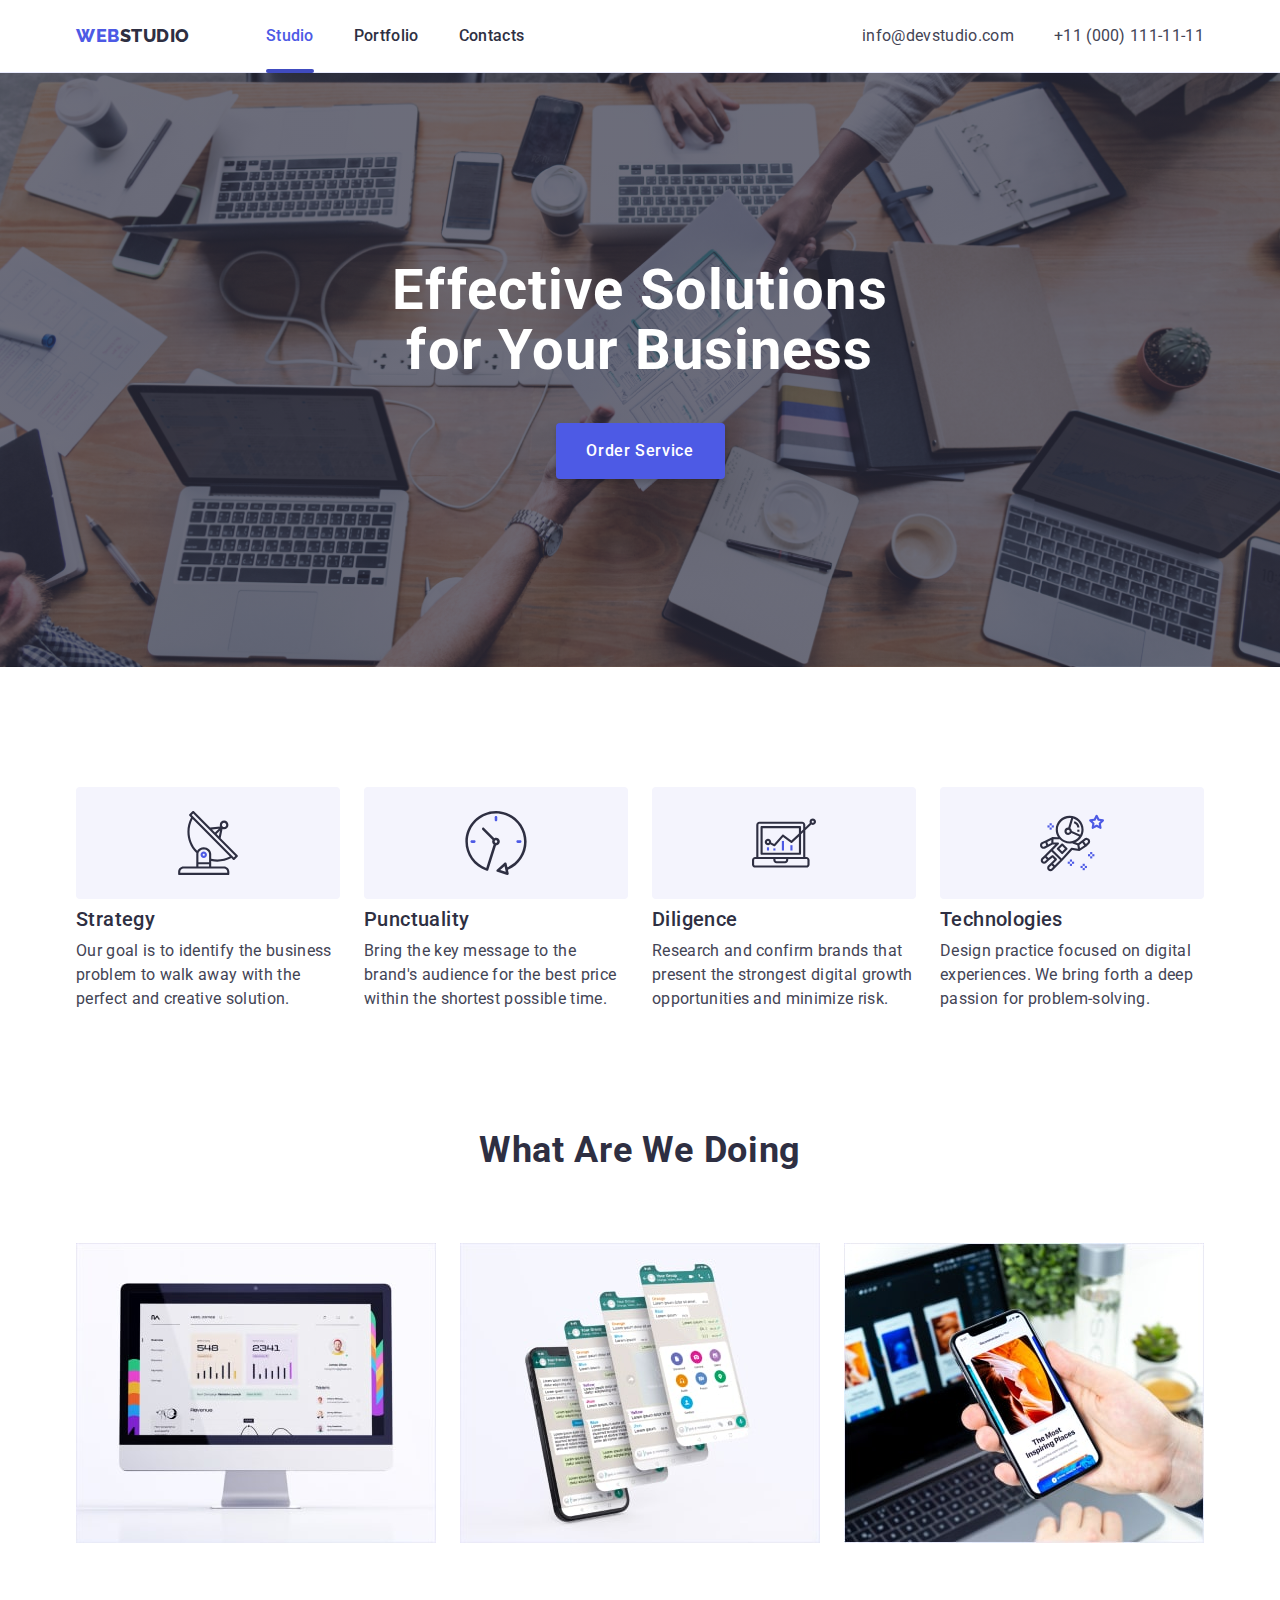
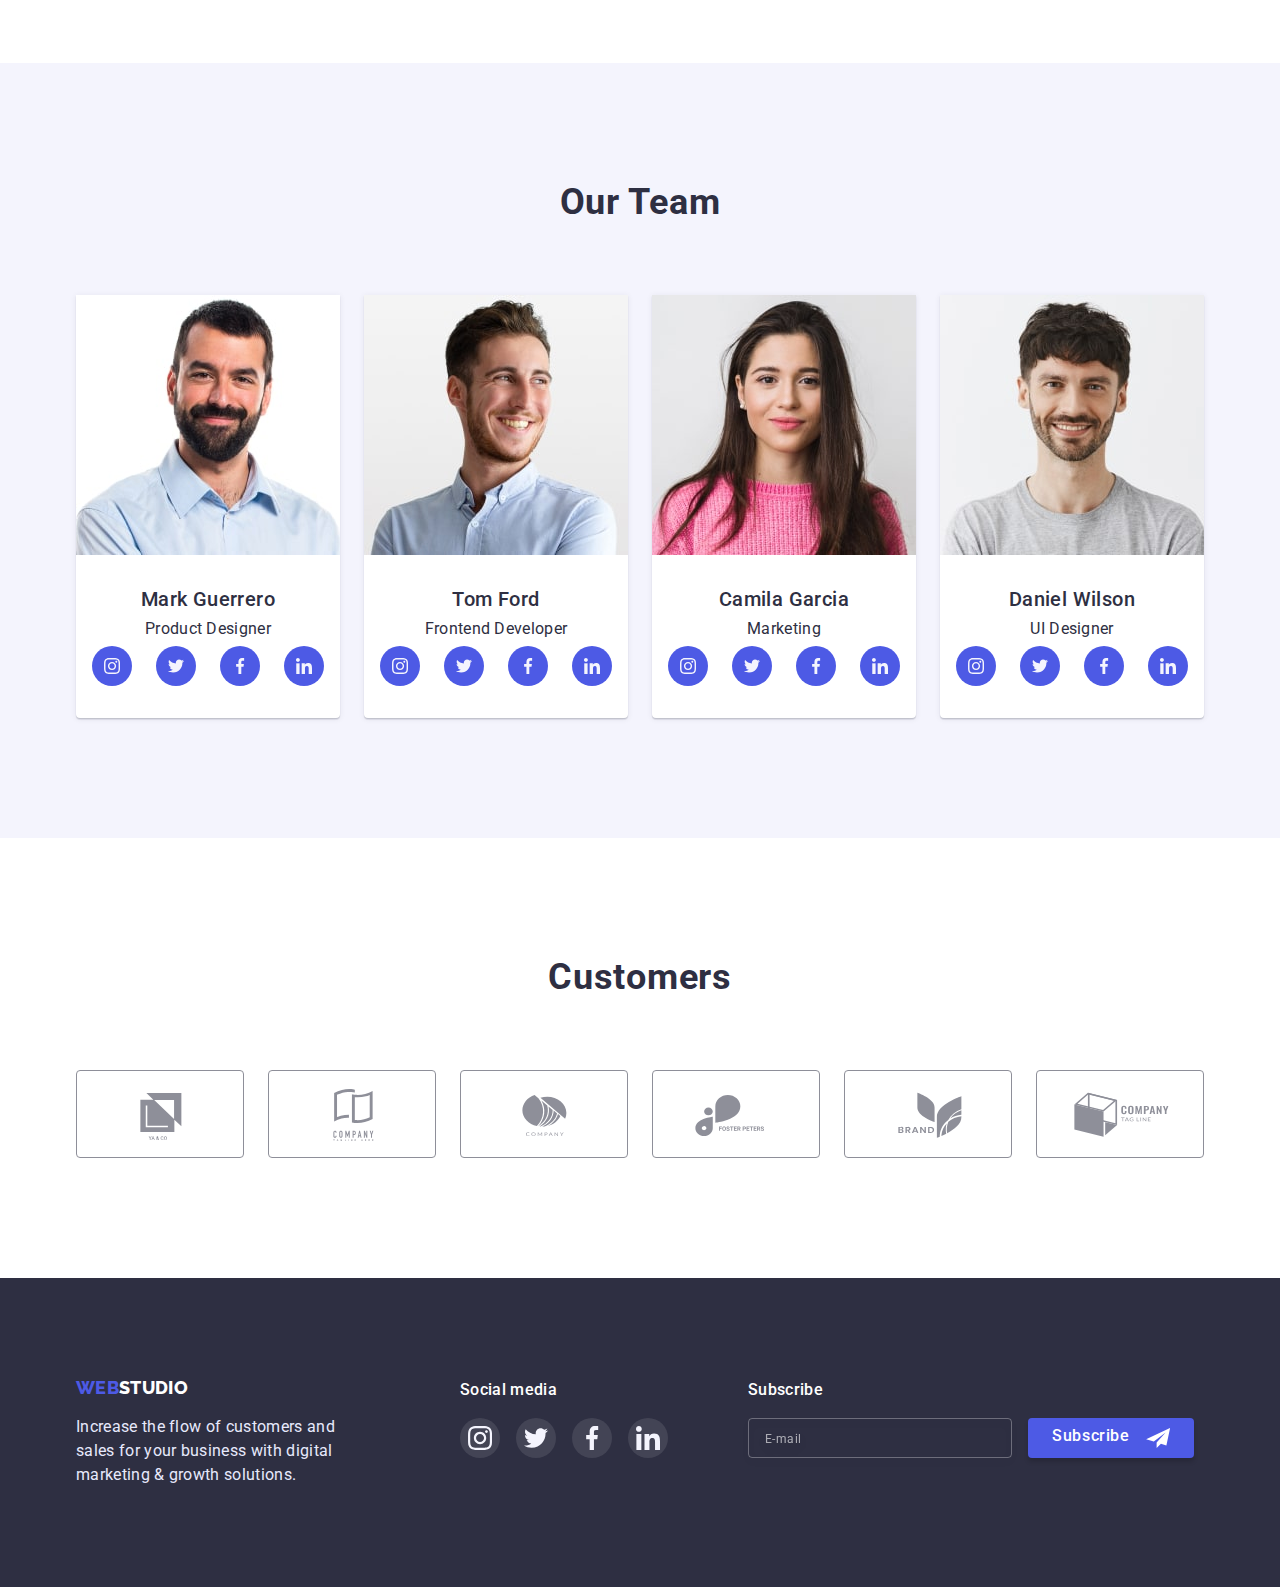
<file: index.html>
<!DOCTYPE html>
<html lang="en">

<head>
    <meta charset="UTF-8">
    <meta http-equiv="X-UA-Compatible" content="IE=edge">
    <meta name="viewport" content="width=device-width, initial-scale=1.0">
    <title>webstudio</title>
    <link rel="preconnect" href="https://fonts.googleapis.com">
    <link rel="preconnect" href="https://fonts.gstatic.com" crossorigin>
    <link href="https://fonts.googleapis.com/css2?family=Raleway:wght@800&family=Roboto:wght@400;500;700;900&display=swap"
        rel="stylesheet">
    <link rel="stylesheet" href="https://cdn.jsdelivr.net/npm/modern-normalize@1.1.0/modern-normalize.min.css">
    <link rel="stylesheet" href="./css/styles.css">
    <link rel="stylesheet" href="./css/modal-window.css">
    <link rel="stylesheet" href="./css/mobile-menu.css">
    <link rel="stylesheet" href="./css/menu.css">
    
</head>

<body>
    <!-- ........................HEADER.......................... -->
    <header class="page-header">
        <div class="page-header-conteiner container">
            <nav class="page-nav logo">
                <a class="logo-component link" href="./index.html"><span class="logo-web" >Web</span>Studio</a>
                <ul class="menu list ">
                    <li class="menu-item studio-link"><a class="menu-studio studio link" href="index.html">Studio</a></li>
                    <li class="menu-item"><a class="menu-link link" href="porfolio.html">Portfolio</a></li>
                    <li class="menu-item"><a class="menu-link link" href="#tel">Contacts</a></li>
                </ul>
            </nav>
            <address class="address">
                <ul class="address-block list">
                    <li class="address-item"><a class="address-link link" href="mailto:info@devstudio.com">info@devstudio.com</a></li>
                    <li class="address-item"><a class="address-link link" id="tel" href="tel:+110001111111">+11 (000) 111-11-11</a></li>
                </ul>
            </address>
            <button type="button" class="mobile-menu-open"  data-menu-open>
                <svg class="mobile-menu-open-icon" width="32" height="32">
                    <use href="./images/symbol-defs.svg#icon-burger"></use>
                </svg>
            </button>
        </div>
        <div class="mobile-menu is-open" data-menu>
            <div class="conteiner mobile-menu-conteiner">
                <button class="mobile-close-window" data-menu-close>
                    <svg class="mobile-close-icon" width="8" height="8" >
                        <use href="./images/symbol-defs.svg#icon-close-modal"></use>
                    </svg>
                </button>
                <ul class="mobile-menu-nav list">
                    <li class="mobile-menu-nav-items"><a href="index.html" class="main-page-mobile link">Studio</a></li>
                    <li class="mobile-menu-nav-items"><a href="portfolio.html" class="mobile-menu-nav-link link">Portfolio</a></li>
                    <li class="mobile-menu-nav-items"><a href="" class="mobile-menu-nav-link link">Contacts</a></li>
                </ul>
                <div class="">
                <ul class="mobile-menu-contacts list">
                    <li class="mobile-menu-contacts-items"><a class="mobile-menu-tel link" 
                        id="tel" href="tel:+110001111111" >+11 (000) 111-11-11</a></li>
                    <li class="mobile-menu-contacts-items"><a class="mobile-menu-email link" 
                        href="mailto:info@devstudio.com">info@devstudio.com</a></li>
                </ul>
                <ul class="mobile-menu-social-block list">
                    <li class="mobile-menu-sicial"><a href="" class="mobile-menu-social-links link">
                        <svg class="mobile-social-icons" width="24" height="24">
                            <use href="./images/symbol-defs.svg#icon-instagram"></use>
                        </svg>
                    </a>
                    </li>
                    <li class="mobile-menu-sicial"><a href="" class="mobile-menu-social-links link">
                        <svg class="mobile-social-icons" width="24" height="24">
                            <use href="./images/symbol-defs.svg#icon-twitter"></use>
                        </svg>
                    </a>
                    </li>
                    <li class="mobile-menu-sicial"><a href="" class="mobile-menu-social-links link">
                        <svg class="mobile-social-icons" width="24" height="24">
                            <use href="./images/symbol-defs.svg#icon-facebook"></use>
                        </svg>
                    </a>
                    </li>
                    <li class="mobile-menu-sicial"><a href="" class="mobile-menu-social-links link">
                        <svg class="mobile-social-icons" width="24" height="24">
                            <use href="./images/symbol-defs.svg#icon-linkedin"></use>
                        </svg>
                    </a>
                    </li>   
                </ul>
                </div>
            </div>
        </div>

    </header>
    <!-- ............................HERO............................ -->
    <main>
        
        <section class="hero_title">
            <div class="container">
                <h1 class="fon_text">Effective Solutions for Your Business</h1>
                <button class="fon_btn " type="button" data-modal-open>Order Service</button>
            </div>
        </section>

        <!-- ........................ABOUT........................... -->
        <section class="about section-paddings">
            <div class="container">
                <h2 hidden class="features_title">features</h2>
                <ul class="features_osn_list list">      
                    <li class="about-block">
                        <div class="about-cards">
                            <svg class="about-box">
                                <use href="./images/symbol-defs.svg#icon-antenna" width="64" height="64"></use>
                            </svg>
                        </div>
                        <div class="about-bloc">
                        <h3 class="features_osn_list_title">Strategy</h3>
                        <p class="features_osn_list_text">Our goal is to identify the business
                            problem to walk away with the perfect and creative solution.</p>
                        </div>
                    </li>
                    <li class="about-block">
                        <div class="about-cards">
                            <svg class="about-box">
                                <use href="./images/symbol-defs.svg#icon-clock" width="64" height="64"></use>
                            </svg>
                        </div>
                        <h3 class="features_osn_list_title">Punctuality</h3>
                        <p class="features_osn_list_text">Bring the key message to the brand's audience for the best price within the shortest possible
                            time.</p>
                    </li>
                    <li class="about-block">
                        <div class="about-cards">
                            <svg class="about-box">
                                <use href="./images/symbol-defs.svg#icon-diagram" width="64" height="64"></use>
                            </svg>
                        </div>
                        <h3 class="features_osn_list_title">Diligence</h3>
                        <p class="features_osn_list_text">Research and confirm brands that present the strongest digital growth opportunities and minimize
                            risk.</p>
                    </li>
                    <li class="about-block">
                        <div class="about-cards">
                            <svg class="about-box">
                                <use href="./images/symbol-defs.svg#icon-astronaut" width="64" height="64"></use>
                            </svg>
                        </div>
                        <h3 class="features_osn_list_title">Technologies</h3>
                        <p class="features_osn_list_text">Design practice focused on digital experiences. We bring forth a deep passion for
                            problem-solving.</p>
                    </li>
                </ul>
            </div>
        </section>
        <!-- ........................SERVICES....................... -->


        <section class="service">
            <div class="container">
                <h2 class="works_title">What are we doing</h2>
                <ul class="works_list list">
                    <li><img 
                        class="service-img" 
                        srcset="./images/services-img/Rectangle71@2x-2-min.jpg 2x"
                        src="./images/services-img/Rectangle71-min.jpg"
                        alt="desktop" 
                        width="360" 
                        height="300"></li>
                    <li><img class="service-img" 
                        srcset="./images/services-img/Rectangle71@2x-1-min.jpg 2x"
                        src="./images/services-img/img2-min.jpg" 
                        alt="celphone" 
                        width="360" 
                        height="300"></li>
                    <li><img class="service-img" 
                        srcset="./images/services-img/Rectangle71@2x-min.jpg 2x"
                        src="./images/services-img/Rectangle71-min3.jpg" 
                        alt="celphone2" 
                        width="360" 
                        height="300"></li>
                </ul>
            </div>
        </section>

        <section class="team section-paddings">        
            <div class="container">
            <h2 class="works_title">Our Team</h2>
            <ul class="teams_list list">
                <li class="team-card">
                    
    <img class="team-img" srcset="./images/team-img/img@2x-3-min.jpg 2x" 
        src="./images/team-img/img-min.jpg"   
        alt="mark-guerrero-product-designer"  
        width="264" height="260">
                   
        <div class="text-teamm">
                    
            <h3 class="text-teamm-title">Mark Guerrero</h3>
            <p class="text-teamm-text">Product Designer</p>

            <ul class="text_soc_list list">
                        <li class="social-box">
                            <a href="" class="team-svg-box">
                                <svg width="16" height="16">
                                    <use href="./images/symbol-defs.svg#icon-instagram"></use>
                                </svg>
                            </a>
                        </li>
                        <li class="social-box">
                            <a href="" class="team-svg-box">
                                <svg width="16" height="16">
                                    <use href="./images/symbol-defs.svg#icon-twitter"></use>
                                </svg>
                            </a>
                        </li>
                        <li class="social-box">
                            <a href="" class="team-svg-box">
                                <svg width="16" height="16">
                                    <use href="./images/symbol-defs.svg#icon-facebook"></use>
                                </svg>
                            </a>
                        </li>
                        <li class="social-box">
                            <a href="" class="team-svg-box">
                                <svg width="16" height="16">
                                    <use href="./images/symbol-defs.svg#icon-linkedin"></use>
                                </svg>
                            </a>
                        </li>
                    </ul>
                    </div>
                </li>

                <li class="team-card">
                
                    <img class="team-img" srcset="./images/team-img/img@2x-2-min.jpg 2x" src="./images/team-img/img-min1.jpg"
                        alt="tom-ford-frontend-developer" width="264" height="260">
                
                    <div class="text-teamm">
                
                        <h3 class="text-teamm-title">Tom Ford</h3>
                        <p class="text-teamm-text">Frontend Developer</p>
                
                        <ul class="text_soc_list list">
                            <li class="social-box">
                                <a href="" class="team-svg-box">
                                    <svg width="16" height="16">
                                        <use href="./images/symbol-defs.svg#icon-instagram"></use>
                                    </svg>
                                </a>
                            </li>
                            <li class="social-box">
                                <a href="" class="team-svg-box">
                                    <svg width="16" height="16">
                                        <use href="./images/symbol-defs.svg#icon-twitter"></use>
                                    </svg>
                                </a>
                            </li>
                            <li class="social-box">
                                <a href="" class="team-svg-box">
                                    <svg width="16" height="16">
                                        <use href="./images/symbol-defs.svg#icon-facebook"></use>
                                    </svg>
                                </a>
                            </li>
                            <li class="social-box">
                                <a href="" class="team-svg-box">
                                    <svg width="16" height="16">
                                        <use href="./images/symbol-defs.svg#icon-linkedin"></use>
                                    </svg>
                                </a>
                            </li>
                        </ul>
                    </div>
                </li>
                <li class="team-card">
  
                    
                <img class="team-img" srcset="./images/team-img/img@2x-1-min.jpg 2x" src="./images/team-img/img-min2.jpg"
                    alt="camila-garcia-marketing" width="264" height="260">
                
                    <div class="text-teamm">
                
                        <h3 class="text-teamm-title">Camila Garcia</h3>
                        <p class="text-teamm-text">Marketing</p>
                
                        <ul class="text_soc_list list">
                            <li class="social-box">
                                <a href="" class="team-svg-box">
                                    <svg width="16" height="16">
                                        <use href="./images/symbol-defs.svg#icon-instagram"></use>
                                    </svg>
                                </a>
                            </li>
                            <li class="social-box">
                                <a href="" class="team-svg-box">
                                    <svg width="16" height="16">
                                        <use href="./images/symbol-defs.svg#icon-twitter"></use>
                                    </svg>
                                </a>
                            </li>
                            <li class="social-box">
                                <a href="" class="team-svg-box">
                                    <svg width="16" height="16">
                                        <use href="./images/symbol-defs.svg#icon-facebook"></use>
                                    </svg>
                                </a>
                            </li>
                            <li class="social-box">
                                <a href="" class="team-svg-box">
                                    <svg width="16" height="16">
                                        <use href="./images/symbol-defs.svg#icon-linkedin"></use>
                                    </svg>
                                </a>
                            </li>
                        </ul>
                    </div>
                </li>

                <li class="team-card">
                    <img class="team-img" srcset="images/team-img/img@2x-min.jpg 2x" src="./images/team-img/img-min3.jpg"
                        alt="daniel-wilson-uidesigner" width="264" height="260">
                    <div class="text-teamm">
                        <h3 class="text-teamm-title">Daniel Wilson</h3>
                        <p class="text-teamm-text">UI Designer</p>
                        <ul class="text_soc_list list">
                            <li class="social-box">
                                <a href="" class="team-svg-box">
                                    <svg width="16" height="16">
                                        <use href="./images/symbol-defs.svg#icon-instagram"></use>
                                    </svg>
                                </a>
                            </li>
                            <li class="social-box">
                                <a href="" class="team-svg-box">
                                    <svg width="16" height="16">
                                        <use href="./images/symbol-defs.svg#icon-twitter"></use>
                                    </svg>
                                </a>
                            </li>
                            <li class="social-box">
                                <a href="" class="team-svg-box">
                                    <svg width="16" height="16">
                                        <use href="./images/symbol-defs.svg#icon-facebook"></use>
                                    </svg>
                                </a>
                            </li>
                            <li class="social-box">
                                <a href="" class="team-svg-box">
                                    <svg width="16" height="16">
                                        <use href="./images/symbol-defs.svg#icon-linkedin"></use>
                                    </svg>
                                </a>
                            </li>
                        </ul>
                    </div>
                </li>
               
    
            </ul>
            </div>
        </section>
    <!-- .............................CUSTOMERS.......................... -->


        <section class="section-paddings">
            <div class="container customers-section">
                <h2 class="works_title">Customers</h2>
                <ul class="section-comp-list list">
                    <li class="customers-box">
                        <a href="" class="customers-block">
                            <svg width="104" height="56">
                                <use href="./images/symbol-defs.svg#icon-Logo"></use>
                            </svg>
                        </a>
                    </li>
                    <li class="customers-box">
                        <a href="" class="customers-block">
                            <svg width="104" height="56">
                                <use href="./images/symbol-defs.svg#icon-Logo-1"></use>
                            </svg>
                        </a>
                        </li>                
                    <li class="customers-box">
                        <a href="" class="customers-block">
                            <svg width="104" height="56">
                                <use href="./images/symbol-defs.svg#icon-Logo-2"></use>
                            </svg>
                        </a>
                    </li>
                    <li class="customers-box">
                        <a href="" class="customers-block">
                            <svg width="104" height="56">
                                <use href="./images/symbol-defs.svg#icon-Logo-3"></use>
                            </svg>
                        </a>
                    </li>
                    <li class="customers-box">
                        <a href="" class="customers-block">
                            <svg width="104" height="56">
                                <use href="./images/symbol-defs.svg#icon-Logo-4"></use>
                            </svg>
                        </a>
                    </li>
                    <li class="customers-box">
                        <a href="" class="customers-block">
                            <svg width="104" height="56">
                                <use href="./images/symbol-defs.svg#icon-Logo-5"></use>
                            </svg>
                        </a>
                    </li>
                </ul>
            </div>
        </section>

    </main>
    <!-- .............................FOOTER.......................... -->

                

    <footer class="footer_osn">
        <div class="conteiner-content container footer-conteiner">
            <div class="tablet-footer-box">
            <div class="footer_logo">
                <a class="logo-component-footer link" href="./index.html">
                    <span class="logo-web">Web</span>Studio
                </a>
                <p class="foote_text_osn">Increase the flow of customers and sales for your business with digital marketing & growth solutions.</p>
            </div>
            <div class="footer-logo-group"> 
                <p class="footer_social_title">Social media</p>
                <ul class="footer_social_list list">
                    <li class="footer-logo">
                        <a href="https://www.instagram.com/" class="footer-social-box">
                            <svg width="24" height="24">
                                <use href="./images/symbol-defs.svg#icon-instagram"></use>
                            </svg>
                        </a>
                    </li>
                    <li class="footer-logo">
                        <a href="https://twitter.com/" class="footer-social-box">
                            <svg width="24" height="24">
                                <use href="./images/symbol-defs.svg#icon-twitter"></use>
                            </svg>
                        </a>
                    </li>
                    <li class="footer-logo">
                        <a href="https://www.facebook.com/" class="footer-social-box">
                            <svg width="24" height="24">
                                <use href="./images/symbol-defs.svg#icon-facebook"></use>
                            </svg>
                        </a>
                    </li>
                    <li class="footer-logo">
                        <a href="https://www.linkedin.com/" class="footer-social-box">
                            <svg width="24" height="24">
                                <use href="./images/symbol-defs.svg#icon-linkedin"></use>
                            </svg>
                        </a>
                    </li>
                </ul>
            </div>
            </div>
            <div class="footer-form-block">
                <p class="footer-form-text">Subscribe</p>
                <form action="footer-form" class="footer-form">
                    <label>
                        <input type="text" name="user-email" 
                        placeholder="E-mail" 
                        class="footer-form-input" 
                        required>
                    </label>
                    <button type="submit" class="footer-form-btn btn-component">Subscribe
                        <svg class="footer-form-btn-icon">
                            <use href="./images/symbol-defs.svg#icon-send"></use>
                        </svg>
                    </button>
                </form>
            </div>
        </div>
    </footer>
    <!-- .............................MODAL-WINDOW.......................... -->

    <div class="backdrop is-hidden" data-modal>
        <div class="modal">
            <button type="button" class="modal-close-btn" data-modal-close>
                <svg class="modal-close-btn-icon" width="8px" height="8px">
                    <use href="./images/symbol-defs.svg#icon-close-modal"></use>
                </svg>
            </button>
            <p class="modal-title">
                Leave your contacts and we will call you back
            </p>
            <form class="modal-form">
                <div class="modal-field">
                    <label for="user-name" class="modal-label-text">Name</label>
    
                    <div class="input-wrap">
                        <input type="text" class="modal-input" name="user-name" id="user-name" />
                        <svg class="modal-input-icon" width="18px" height="24px">
                            <use href="./images/symbol-defs.svg#icon-name"></use>
                        </svg>
                    </div>
                </div>
                <div class="modal-field">
                    <label for="user-phone" class="modal-label-text">Phone</label>
    
                    <div class="input-wrap">
                        <input type="text" class="modal-input" name="user-phone" id="user-phone" />
                        <svg class="modal-input-icon" width="18px" height="24px">
                            <use href="./images/symbol-defs.svg#icon-phone"></use>
                        </svg>
                    </div>
                </div>
    
                <div class="modal-field">
                    <label for="user-email" class="modal-label-text">Email</label>
                    <div class="input-wrap">
                        <input type="text" class="modal-input" name="user-email" id="user-email" />
                        <svg class="modal-input-icon" width="18px" height="24px">
                            <use href="./images/symbol-defs.svg#icon-email"></use>
                        </svg>
                    </div>
                </div>
                <div class="input-wrap">
                    <label class="modal-label-text" for="user-comment">Comment</label>
                    <textarea name="user-comment" id="user-comment" class="modal-texarea"
                        placeholder="Text input"></textarea>
                </div>
    
                <input type="checkbox" name="user-privacy" value="true" id="privacy" 
                class="modal-check visually-hidden" />
                <label for="privacy" class="check-text">I accept the terms and conditions of the
                    <a href="#" class="a-text">Privacy Policy</a>
                </label>
                <button class="modal-btn-send" type="submit">Send</button>
            </form>
        </div>
    </div>

        <script src="./js/modal.js"></script>
        <script src="./js/mobile-menu.js"></script>
</body>

</html>
</file>
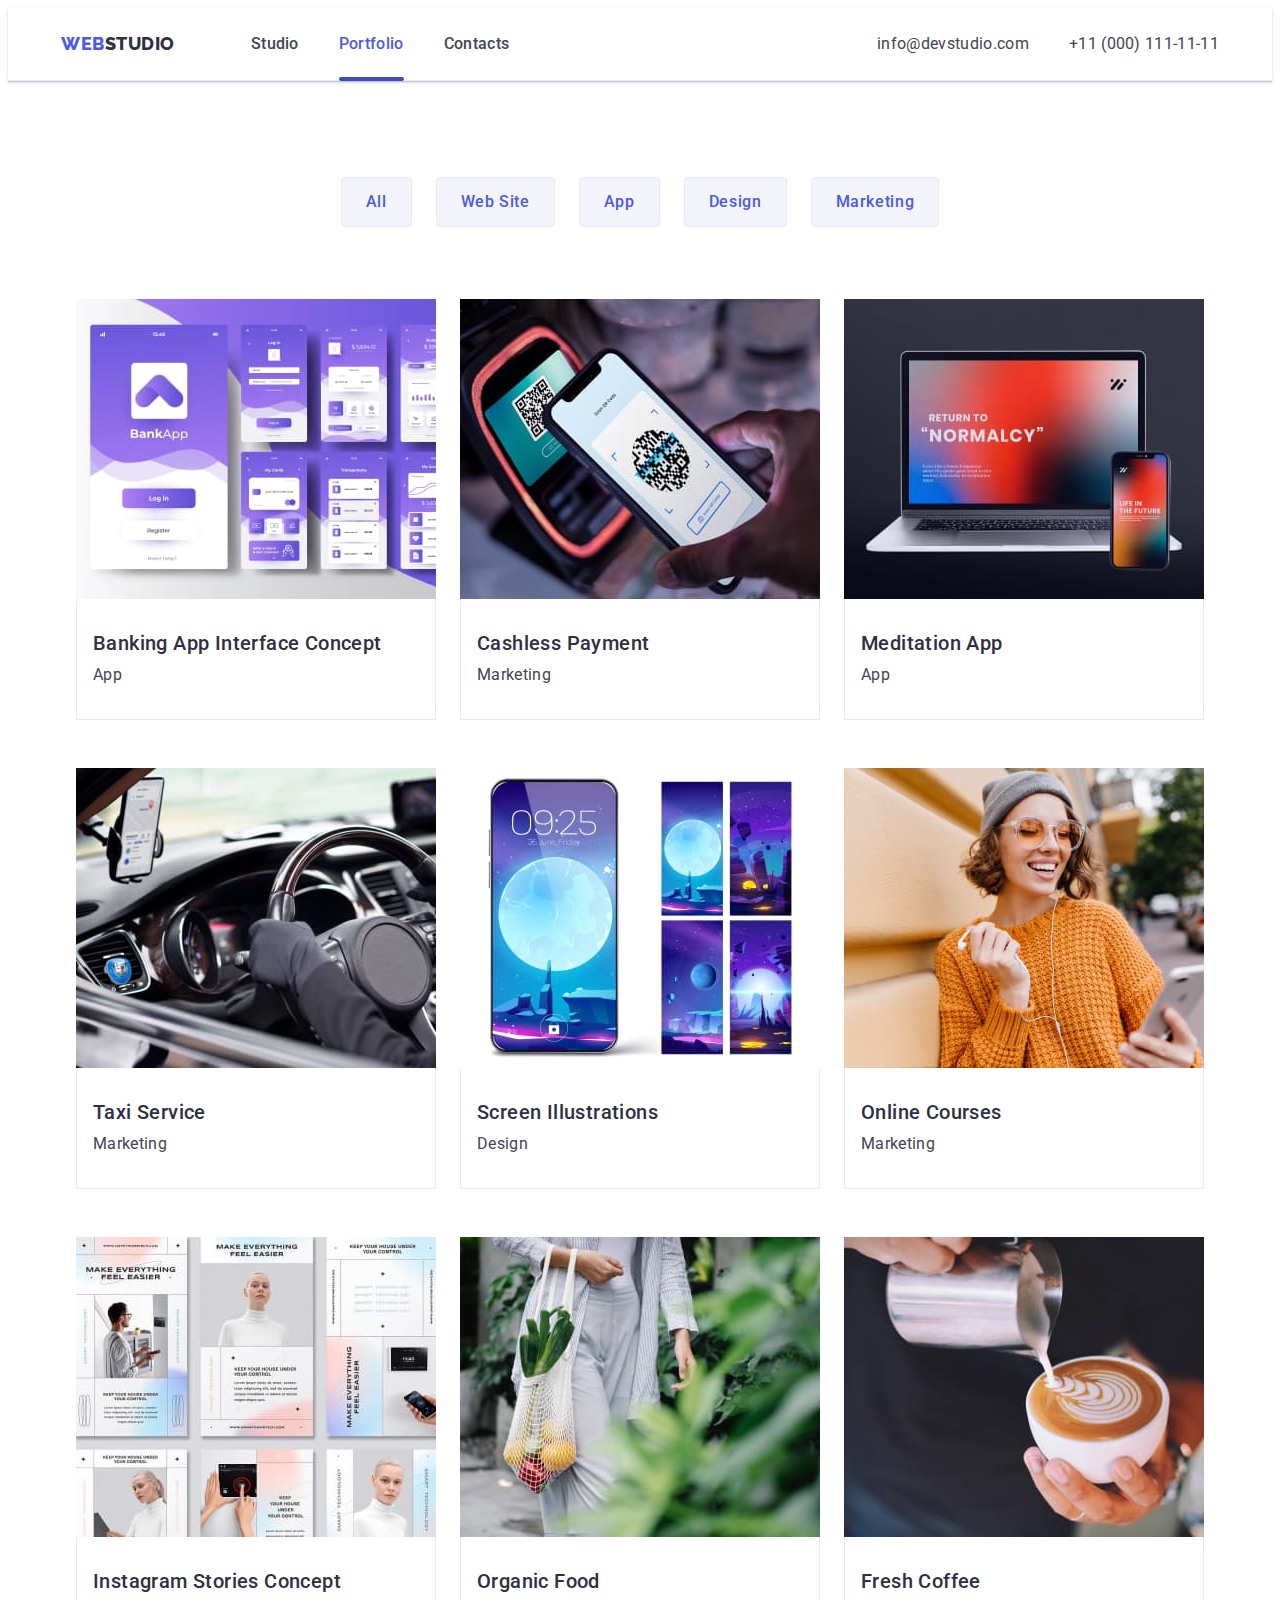
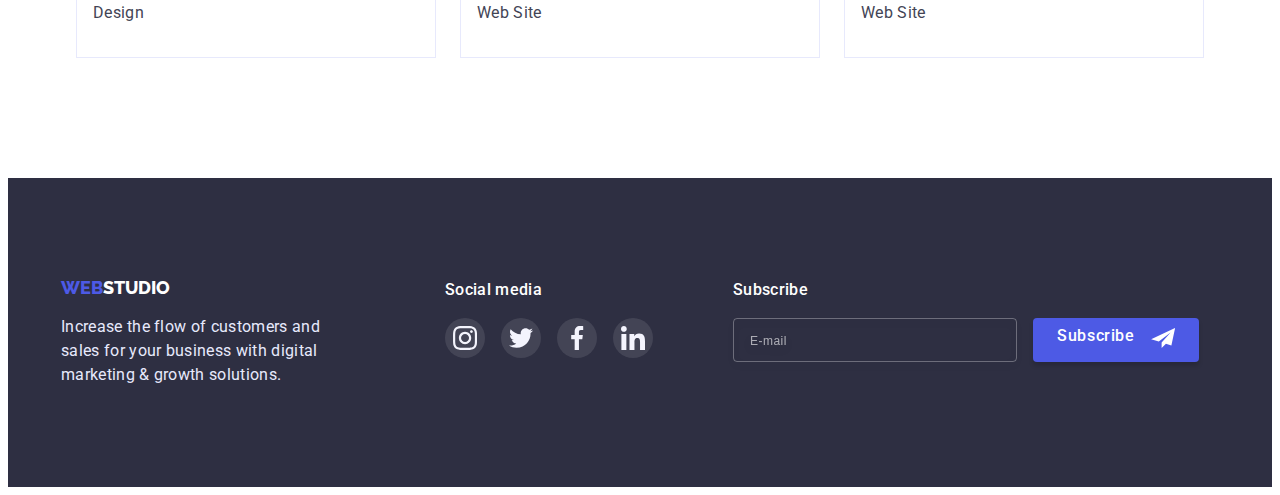
<file: porfolio.html>
<!DOCTYPE html>
<html lang="en">

<head>
    <meta charset="UTF-8">
    <meta http-equiv="X-UA-Compatible" content="IE=edge">
    <meta name="viewport" content="width=device-width, initial-scale=1.0">
    <title>Document</title>
    <link rel="preconnect" href="https://fonts.googleapis.com">
    <link rel="preconnect" href="https://fonts.gstatic.com" crossorigin>
    <link href="https://fonts.googleapis.com/css2?family=Raleway:wght@800&family=Roboto:wght@400;500;700&display=swap"
        rel="stylesheet">
    <link rel="stylesheet" href="https://cdnjs.cloudflare.com/ajax/libs/modern-normalize/1.1.0/modern-normalize.min.css"
        integrity="sha512-wpPYUAdjBVSE4KJnH1VR1HeZfpl1ub8YT/NKx4PuQ5NmX2tKuGu6U/JRp5y+Y8XG2tV+wKQpNHVUX03MfMFn9Q=="
        crossorigin="anonymous" referrerpolicy="no-referrer" />
    <link rel="stylesheet" type="text/css" href="./css/portfolio.css" />
    <link rel="stylesheet" href="./css/styles.css">
</head>

<body>
    <header class="header_line">
        <div class="container cont">
            <nav class="header-navigation">
                <a href="./index.html" class="list_item header_logo"><span class="header_span">Web</span>Studio</a>
                <ul class="list_osn">
                    <li class="list_item"><a class="header_link" href="index.html">Studio</a></li>
                    <li class="list_item"><a class="header_link link-current" href="porfolio.html">Portfolio</a></li>
                    <li class="list_item"><a class="header_link" href="">Contacts</a></li>
                </ul>
            </nav>
            <address>
                <ul class="list_osn">
                    <li class="list_item"><a class="header-mail" href="mailto:info@devstudio.com">info@devstudio.com</a>
                    </li>
                    <li class="list_item"><a class="header-tel" href="tel:+110001111111">+11 (000) 111-11-11</a></li>
                </ul>
            </address>
        </div>
    </header>
    <main>
        <section class="section section-pre">
            <div class="container">
                <ul class="list_button">
                    <li> <button type="button" cursor="pointer" class="list_button_element">All</button> </li>
                    <li> <button type="button" cursor="pointer" class="list_button_element">Web Site</button> </li>
                    <li> <button type="button" cursor="pointer" class="list_button_element">App</button> </li>
                    <li> <button type="button" cursor="pointer" class="list_button_element">Design</button> </li>
                    <li> <button type="button" cursor="pointer" class="list_button_element">Marketing</button> </li>
                </ul>
                <ul class="section-portfolio2">
                    <li class="section-list-item2">
                        <a href="" class="shadow">
                            <div class="work-thumb2">
                            <img src="./images/features1.jpg" alt="Banking App" width="360px" height="300px">
                                <div class="overlay2">
                                    <div class="work-overlay2">
                                        <p class="gallery-tex">
                                            14 Stylish and User-Friendly App Design Concepts · Task Manager App
                                            · Calorie Tracker App · Exotic Fruit Ecommerce App·Cloud Storage App
                                        </p>
                                    </div>
                                </div>
                            </div>
                            <div class="gallery2">
                                <h2 class="section-title2">Banking App Interface Concept</h2>
                                <p class="section-link2">App</p>
                            </div>
                        </a>
                    </li>
                    <li class="section-list-item2">
                        <a href="" class="shadow">
                            <div class="work-thumb2">
                                <img src="./images/features2.jpg" alt="Banking App" width="360px" height="300px">
                                <div class="overlay2">
                                    <div class="work-overlay2">
                                        <p class="gallery-tex">
                                            14 Stylish and User-Friendly App Design Concepts · Task Manager App
                                            · Calorie Tracker App · Exotic Fruit Ecommerce App·Cloud Storage App
                                        </p>
                                    </div>
                                </div>
                            </div>
                            <div class="gallery2">
                                <h2 class="section-title2">Cashless Payment</h2>
                                <p class="section-link2">Marketing</p>
                            </div>
                        </a>
                    </li>

                    <li class="section-list-item2">
                        <a href="" class="shadow">
                            <div class="work-thumb2">
                                <img src="./images/features3.jpg" alt="Banking App" width="360px" height="300px">
                                <div class="overlay2">
                                    <div class="work-overlay2">
                                        <p class="gallery-tex">
                                            14 Stylish and User-Friendly App Design Concepts · Task Manager App
                                            · Calorie Tracker App · Exotic Fruit Ecommerce App·Cloud Storage App
                                        </p>
                                    </div>
                                </div>
                            </div>
                            <div class="gallery2">
                            <h2 class="section-title2">Meditation App</h2>
                            <p class="section-link2">App</p>
                        </div>
                        </a>
                    </li>
                    <li class="section-list-item2">
                        <a href="" class="shadow">
                            <div class="work-thumb2">
                                <img src="./images/features4.jpg" alt="Banking App" width="360px" height="300px">
                                <div class="overlay2">
                                    <div class="work-overlay2">
                                        <p class="gallery-tex">
                                            14 Stylish and User-Friendly App Design Concepts · Task Manager App
                                            · Calorie Tracker App · Exotic Fruit Ecommerce App·Cloud Storage App
                                        </p>
                                    </div>
                                </div>
                            </div>
                            <div class="gallery2">
                                <h2 class="section-title2">Taxi Service</h2>
                                <p class="section-link2">Marketing</p>
                            </div>
                        </a>
                    </li>
                    <li class="section-list-item2">
                        <a href="" class="shadow">
                            <div class="work-thumb2">
                                <img src="./images/features5.jpg" alt="Banking App" width="360px" height="300px">
                                <div class="overlay2">
                                    <div class="work-overlay2">
                                        <p class="gallery-tex">
                                            14 Stylish and User-Friendly App Design Concepts · Task Manager App
                                            · Calorie Tracker App · Exotic Fruit Ecommerce App·Cloud Storage App
                                        </p>
                                    </div>
                                </div>
                            </div>
                            <div class="gallery2">
                                <h2 class="section-title2">Screen Illustrations</h2>
                                <p class="section-link2">Design</p>
                            </div>
                        </a>
                    </li>
                    <li class="section-list-item2">
                        <a href="" class="shadow">
                            <div class="work-thumb2">
                                <img src="./images/features6.jpg" alt="Banking App" width="360px" height="300px">
                                <div class="overlay2">
                                    <div class="work-overlay2">
                                        <p class="gallery-tex">
                                            14 Stylish and User-Friendly App Design Concepts · Task Manager App
                                            · Calorie Tracker App · Exotic Fruit Ecommerce App·Cloud Storage App
                                        </p>
                                    </div>
                                </div>
                            </div>
                            <div class="gallery2">
                                <h2 class="section-title2">Online Courses</h2>
                                <p class="section-link2">Marketing</p>
                            </div>
                        </a>
                    </li>
                    <li class="section-list-item2">
                        <a href="" class="shadow">
                            <div class="work-thumb2">
                                <img src="./images/features7.jpg" alt="Banking App" width="360px" height="300px">
                                <div class="overlay2">
                                    <div class="work-overlay2">
                                        <p class="gallery-tex">
                                            14 Stylish and User-Friendly App Design Concepts · Task Manager App
                                            · Calorie Tracker App · Exotic Fruit Ecommerce App·Cloud Storage App
                                        </p>
                                    </div>
                                </div>
                            </div>
                            <div class="gallery2">
                                <h2 class="section-title2">Instagram Stories Concept</h2>
                                <p class="section-link2">Design</p>
                            </div>
                        </a>
                    </li>
                    <li class="section-list-item2">
                        <a href="" class="shadow">
                            <div class="work-thumb2">
                                <img src="./images/features8.jpg" alt="Banking App" width="360px" height="300px">
                                <div class="overlay2">
                                    <div class="work-overlay2">
                                        <p class="gallery-tex">
                                            14 Stylish and User-Friendly App Design Concepts · Task Manager App
                                            · Calorie Tracker App · Exotic Fruit Ecommerce App·Cloud Storage App
                                        </p>
                                    </div>
                                </div>
                            </div>
                            <div class="gallery2">
                                <h2 class="section-title2">Organic Food</h2>
                                <p class="section-link2">Web Site</p>
                            </div>
                        </a>
                    </li>
                    <li class="section-list-item2">
                        <a href="" class="shadow">
                            <div class="work-thumb2">
                                <img src="./images/features9.jpg" alt="Banking App" width="360px" height="300px">
                                <div class="overlay2">
                                    <div class="work-overlay2">
                                        <p class="gallery-tex">
                                            14 Stylish and User-Friendly App Design Concepts · Task Manager App
                                            · Calorie Tracker App · Exotic Fruit Ecommerce App·Cloud Storage App
                                        </p>
                                    </div>
                                </div>
                            </div>
                        <div class="gallery2">
                            <h2 class="section-title2">Fresh Coffee</h2>
                            <p class="section-link2">Web Site</p>
                        </div>
                        </a>
                    </li>
                </ul>
            </div>
        </section>
    </main>
    <footer class="footer_osn">
        <div class="conteiner-content container footer-conteiner">
            <div class="tablet-footer-box">
                <div class="footer_logo">
                    <a class="logo-component-footer link" href="./index.html">
                        <span class="logo-web">Web</span>Studio
                    </a>
                    <p class="foote_text_osn">Increase the flow of customers and sales for your business with digital
                        marketing & growth solutions.</p>
                </div>
                <div class="footer-logo-group">
                    <p class="footer_social_title">Social media</p>
                    <ul class="footer_social_list list">
                        <li class="footer-logo">
                            <a href="https://www.instagram.com/" class="footer-social-box">
                                <svg width="24" height="24">
                                    <use href="./images/symbol-defs.svg#icon-instagram"></use>
                                </svg>
                            </a>
                        </li>
                        <li class="footer-logo">
                            <a href="https://twitter.com/" class="footer-social-box">
                                <svg width="24" height="24">
                                    <use href="./images/symbol-defs.svg#icon-twitter"></use>
                                </svg>
                            </a>
                        </li>
                        <li class="footer-logo">
                            <a href="https://www.facebook.com/" class="footer-social-box">
                                <svg width="24" height="24">
                                    <use href="./images/symbol-defs.svg#icon-facebook"></use>
                                </svg>
                            </a>
                        </li>
                        <li class="footer-logo">
                            <a href="https://www.linkedin.com/" class="footer-social-box">
                                <svg width="24" height="24">
                                    <use href="./images/symbol-defs.svg#icon-linkedin"></use>
                                </svg>
                            </a>
                        </li>
                    </ul>
                </div>
            </div>
            <div class="footer-form-block">
                <p class="footer-form-text">Subscribe</p>
                <form action="footer-form" class="footer-form">
                    <label>
                        <input type="text" name="user-email" placeholder="E-mail" class="footer-form-input" required>
                    </label>
                    <button type="submit" class="footer-form-btn btn-component">Subscribe
                        <svg class="footer-form-btn-icon">
                            <use href="./images/symbol-defs.svg#icon-send"></use>
                        </svg>
                    </button>
                </form>
            </div>
        </div>
    </footer>
</body>

</html>
</file>
<file: css/styles.css>
:root {
    --primery-font:'Roboto', sans-serif;
    --secondary-font: 'Raleway', sans-serif;
    --acent-color:#FFFFFF;
    --title-color:#2E2F42;
    --text-color:#434455;
    --secondary-logo-color:#4D5AE5;
    --link-color:#4D5AE5;
    --background-btn-hero:#4D5AE5;
    --hover-focus-btn:#404BBF;
    --background-hero:#2E2F42;
    --backgorund-team:#F4F4FD;
    --background-footer:#2E2F42;
    --footer-text:#E7E9FC;
    --potfolio-btn-back:#E7E9FC;
    --potfolio-btn-focus-back:#404BBF;
    --potfolio-btn-color:#4D5AE5;
    --portfoli-staff-card:#E7E9FC;
    --transition-duration:250ms cubic-bezier(0.4, 0, 0.2, 1);
}
h1,
h2,
h3,
h4,
p {
    margin-top: 0;
    margin-bottom: 0;
}

ul,
ol {
    padding-left: 0;
    margin-top: 0;
    margin-bottom: 0;
}

button {
    cursor: pointer;
}
.list {
    list-style: none;
}
.link {
    text-decoration: none;
}
body {
    font-family: var(--primery-font);
    background-color: var(--acent-color);
    color:var(--text-color);
}
.features_title {
    position: absolute;
    white-space: nowrap;
    width: 1px;
    height: 1px;
    overflow: hidden;
    border: 0;
    padding: 0;
    clip: rect(0 0 0 0);
    clip-path: inset(50%);
    margin: -1px;
}
.container {
    padding-right: 15px;
    padding-left: 15px;
}
@media screen and (min-width: 320px){
    .container {
        width: 100%;
        margin-left: auto;
        margin-right: auto;
    }
}
@media screen and (min-width: 768px){
    .container {
        width: 768px;
    }
    .conteiner-content {
        width: 552px;
    }
}
@media screen and (min-width: 1200px) {
    .container {
        width: 1158px;
    }
}
/* =========================COMPONENTS=========================*/
.logo-component {
    font-family:var(--secondary-font);
    font-weight: 800;
    font-size: 18px;
    line-height: 1.33;
    letter-spacing: 0.03em;
    text-transform: uppercase;
    color: var(--title-color);
    margin-right: 76px;
}
.works_title {
    font-weight: 700;
    font-size: 36px;
    line-height: 1.11;
    text-align: center;
    letter-spacing: 0.02em;
    text-transform: capitalize;
    color: var(--text-color);
    margin-bottom: 72px;
}
.btn-component {
    font-family:var(--primery-font);
    font-weight: 500;
    font-size: 16px;
    line-height: 1.5;
    letter-spacing: 0.04em;
    border: none;
    cursor: pointer;
}

.section-paddings {
    padding-top: 96px;
    padding-bottom: 96px;
}
@media screen and (min-width: 1200px) {
    .section-paddings {
        padding-top: 120px;
        padding-bottom: 120px;
    }
}
/* =========================/COMPONENTS=========================*/


/* ==========================HEADER======================== */
@media screen and (max-width: 767px)  {
    .menu {
        display: none;
    }
    .address {
        display: none;
    }
    .logo-web {
        color: var(--secondary-logo-color);
    }
    .page-header {
        padding-bottom: 24px;
    }
}
.page-header-conteiner {
    display: flex;
    align-items: center;
    justify-content: space-between;
}
.mobile-menu-open {
    stroke: #2E2F42;
    background: transparent;
    border: transparent;
    padding: 0;
    line-height: 0;
}
.page-header {
    padding-top: 24px;
}
@media screen and (min-width:768px) {
    .address-link {
        font-size: 12px;
        line-height: 1.17;
        letter-spacing: 0.04em;
        color: #434455;
        font-style: normal;
    }
   

    .mobile-menu-open {
        display: none;
    }
    .mobile-menu {
        display: none;
    }
    .logo-web {
        color: var(--secondary-logo-color);
    }

    .menu-link {
        font-weight: 500;
        font-size: 16px;
        line-height: 1.5;
        letter-spacing: 0.02em;
        color: var(--title-color);
        transition: color var(--transition-duration);
    }

    .menu-link:hover,
    .menu-link:focus {
        color: var(--link-color);
    }

    .page-nav,
    .page-header-conteiner {
        display: flex;
    }

    .page-header {
        display: flex;
        padding-top: 24px;
        padding-bottom: 12px;
        box-shadow: 
        0px 2px 1px rgba(46, 47, 66, 0.08), 
        0px 1px 1px rgba(46, 47, 66, 0.16), 
        0px 1px 6px rgba(46, 47, 66, 0.08);
    }

    .menu-studio {
        font-weight: 500;
        font-size: 16px;
        line-height: 1.5;
        letter-spacing: 0.02em;
        color: var(--link-color);
    }

    .menu {
        display: flex;
        gap: 40px;
        align-items: center;
    }

    .studio::after {
        display: block;
        content: "";
        width: 48px;
        height: 4px;
        background-size: auto;
        background-color: #404BBF;
        border-radius: 2px;
        margin-top: 19px;
        position: absolute;

    }
    .studio-link {
        position: relative;
    }

}
@media screen and (max-width:1199px) {
    .address-item:nth-child(1) {
            margin-bottom: 6px;
        }
}
@media screen and (min-width:1200px) {
    .address-block {
        display: flex;
    }
    .page-header {
        padding-top: 24px;
        padding-bottom: 24px;
    }
    .address-link {
        font-style: normal;
        font-weight: 400;
        font-size: 16px;
        line-height: 1.5;
        letter-spacing: 0.02em;
        color: var(--text-color);
        transition: color var(--transition-duration);
    }
    .address-item:not(:last-child) {
        margin-right: 40px;
    }
    .address-item {
        margin-bottom: none;
    }
    .studio::after {
        margin-top: 21px;
    }
}
.address {
    margin-left: auto;

}



.address-link:hover,
.address-link:focus {
    color:var(--link-color);
}
/* ==========================/HEADER======================== */

/* ==========================HERO========================*/
.hero_title {
    background-color: var(--background-hero);
    max-width: 480px;
    text-align: center;
    margin: auto;
    padding-bottom: 112px;
    padding-top: 112px;
    background-image: linear-gradient(rgba(46, 47, 66, 0.7), rgba(46, 47, 66, 0.7)),
        url(../images/hero-img/mobile-hero-min.jpg);
    background-repeat: no-repeat;
    background-position: center;
    background-size: cover;
}
@media screen and (min-device-pixel-ratio: 2) and (max-width: 768px),
screen and (min-resolution: 192dpi)and (max-width: 768px),
screen and (min-resolution: 2dppx) and (max-width: 768px){
    .hero_title {
        background-image: linear-gradient(rgba(46, 47, 66, 0.7), rgba(46, 47, 66, 0.7)),
            url(../images/hero-img/mobile-hero@2x-min.jpg);
    }
}

.fon_text {
    font-weight: 700;
    font-size: 36px;
    line-height: 1.07;
    letter-spacing: 0.02em;
    color: var(--acent-color);
    margin-bottom: 72px;
    max-width: 320px;
    margin-left: auto;
    margin-right: auto;
}
@media screen and (min-width: 768px) {
    .hero_title {
        max-width: 768px;
        background-image: linear-gradient(rgba(46, 47, 66, 0.7), rgba(46, 47, 66, 0.7)),
            url(../images/hero-img/tablet-hero-min.jpg);
        background-size: cover;
        
    }

    .fon_text {
        font-weight: 700;
        font-size: 56px;
        line-height: 1.07;
        letter-spacing: 0.02em;
        color: var(--acent-color);
        margin-bottom: 42px;
        max-width: 497px;
        margin-left:  auto;
        margin-right: auto;
    }
}
@media screen and (min-device-pixel-ratio: 2) and (min-width: 768px),
screen and (min-resolution: 192dpi)and (min-width: 768px),
screen and (min-resolution: 2dppx) and (min-width: 768px) {
    .hero_title {
        background-image: linear-gradient(rgba(46, 47, 66, 0.7), rgba(46, 47, 66, 0.7)),
            url(../images/hero-img/tablet-hero@2x-min.jpg);
            background-size: cover;
    }
}
@media screen and (min-width: 1200px) {
    .hero_title {
        max-width: 1440px;
        background-image: linear-gradient(rgba(46, 47, 66, 0.7), rgba(46, 47, 66, 0.7)),
            url(../images/hero-img/people-office.jpeg);
        background-size: cover;
        padding-bottom: 188px;
        padding-top: 188px;
    }
    .fon_text {
        font-weight: 700;
        font-size: 56px;
        line-height: 1.07;
        letter-spacing: 0.02em;
        color: var(--acent-color);
        margin-bottom: 42px;
        max-width: 497px;
        margin-left: auto;
        margin-right: auto;
    }
}
@media screen and (min-device-pixel-ratio: 2) and (min-width: 1200px),
screen and (min-resolution: 192dpi)and (min-width: 1200px),
screen and (min-resolution: 2dppx) and (min-width: 1200px) {
    .hero_title {
        background-image: linear-gradient(rgba(46, 47, 66, 0.7), rgba(46, 47, 66, 0.7)),
            url(../images/hero-img/people-office@2x.jpg);
            background-size: cover;
    }
}
.fon_btn {
        background-color: var(--background-btn-hero);
        color: var(--acent-color);
        width: 169px;
        height: 56px;
        border-radius: 4px;
        box-shadow: 0px 4px 4px rgba(0, 0, 0, 0.15);
        transition: background-color var(--transition-duration);
        border: none;
        font-family: var(--primery-font);
        font-weight: 500;
        font-size: 16px;
        line-height: 1.5;
        letter-spacing: 0.04em;
    }
.fon_btn:hover,
.fon_btn:focus {
        background-color: var(--hover-focus-btn);
    }

/* ==========================/HERO========================*/

/* ==========================ABOUT========================*/

@media screen and (max-width: 767px) {
    .features_osn_list {
            row-gap: 72px;
        }
    .features_osn_list_title {
        text-align: center;
    }
    .about-block {
        justify-content: space-between;
    }
}
@media screen and (max-width: 1199px) {
    .about-box {
            display: none;
        }
    .features_osn_list_title {
        font-weight: 700;
        font-size: 36px;
        line-height: 1.11;
        letter-spacing: 0.02em;
        color: var(--title-color);
    }
    .features_osn_list{
        display: flex;
        flex-wrap: wrap;
        column-gap: 24px;
        row-gap: 72px;
    }

}
@media screen and (min-width: 767px) {
    .features_osn_list_title {
        text-align: start;
    }
        
}
@media screen and (max-width: 1199px) {
    /* .about-block:nth-child(-n+2) {
            margin-bottom: 72px;
        } */

    .about-block {
        margin: 0 auto;
        width: 356px;
    }
    .features_osn_list_text {
        font-weight: 500;
    }
}
@media screen and (min-width: 1200px) {

    .features_osn_list{
        display: flex;
        column-gap: 24px;

    }
    .about-cards {
    display: flex;
    justify-content: center;
    background: #F4F4FD;
    border-radius: 4px;
    margin-bottom: 8px;
    padding-top: 24px;
    padding-bottom: 24px;
    width: 264px;
            
    }
    /* .about-block {
        flex-basis: calc((100%-72px)/4);
    } */
    .features_osn_list_title {
        font-weight: 500;
        font-size: 20px;
        line-height: 1.2;
        letter-spacing: 0.02em;
        color: var(--title-color);
    }
    .features_osn_list_text {
        font-weight: 400; 
    }
}
.about-box {
    width: 64px;
    height: 64px;
}
.features_osn_list_text {
    font-size: 16px;
    line-height: 1.5;
    letter-spacing: 0.02em;
    color: var(--text-color);
    margin-top: 8px;
}
/* ==========================/ABOUT========================*/


/* ==========================SERVICES========================*/
@media screen and (max-width: 1199px){
    .service {
        display: none;
    }
    
}
@media screen and (min-width: 1200px) {  
    .service {
        padding-bottom: 120px;
    }
}
.works_list {
    display: flex;
    gap: 24px;
}
.service-img {
    display: block;
    min-width: 100%;
    height: auto;
}

/* ==========================/SERVICES========================*/

/* =========================TEAM=========================*/
@media screen and (max-width: 767px) {
    .teams_list {
        display: flex;
        flex-direction: column;
        align-items: center;
        justify-content: center;
        row-gap: 72px;
    }

}
@media screen and (min-width: 768px) {
    .teams_list {
        display: flex;
        flex-wrap: wrap;
        align-items: center;
        justify-content: center;
        row-gap: 72px;
        column-gap: 24px;
    }
   
    
}
@media screen and (min-width: 1200px) {
    .teams_list {
        display: flex;
        align-items: center;
        gap: 24px;
        justify-content: center;
        flex-wrap: nowrap;
    }
        /* .section-paddings {
            padding-top: 120px;
            padding-bottom: 120px;
        }    */
}
.text-teamm-title{
    font-weight: 500;
    font-size: 20px;
    line-height: 1.2;
    text-align: center;
    letter-spacing: 0.02em;
    color: var(--title-color);
}
.team-img {
    display: block;
    min-width: 100%;
    height: auto;
}
.text-teamm {
    padding-top: 32px;
    padding-bottom: 32px;
    
}
.text-teamm-text {
    font-weight: 400;
    font-size: 16px;
    line-height: 1.2;    
    text-align: center;
    letter-spacing: 0.02em;    
    color: var(--title-color);
    margin-top: 8px;
}
.team {
    background-color: var(--backgorund-team);
    
}

.team-card {
    background-color: var(--acent-color);
    border-radius: 0px 0px 4px 4px;
    box-shadow: 0px 1px 6px rgba(46, 47, 66, 0.08), 0px 1px 1px rgba(46, 47, 66, 0.16), 0px 2px 1px rgba(46, 47, 66, 0.08);
}
.text_soc_list {
    display: flex;
    justify-content: center;
    margin-top: 8px;
    gap: 24px;
}
.team-svg-box {
    display:flex;
    justify-content: center;
    align-items: center;
    width: 40px;
    height: 40px;
    border-radius: 50%;
    background-color: var(--link-color);
    transition: background-color var(--transition-duration);
}
.team-svg-box:hover,
.team-svg-box:focus {
    background-color: #404BBF;
}
/* =========================/TEAM=========================*/

/* =========================CUSTOMERS=========================*/
@media screen and (min-width: 320px) {
    .section-comp-list {
        display: flex;
        align-items: center;
        flex-direction: column;
        justify-content: center;
        row-gap: 24px;
    }
    .customers-block {
        width: 190px;
    }
}
@media screen and (min-width: 480px) {
    .section-comp-list{
        display: flex;
        align-items: center;
        flex-wrap: wrap;
        justify-content: center;
        row-gap: 72px;
        column-gap: 24px;
        flex-direction:row;
    }
    
}
/* @media screen and (min-width: 480px) {
    .conteiner-content {
        width: 552px;
    }
} */
@media screen and (min-width: 768px) {
    .customers-block {
        max-width: 168px;
    }
}
@media screen and (min-width: 1199px) {
    .section-comp-list {
        display: flex;
        justify-content: space-between;
        gap: 24px;
        flex-direction: row;
        flex-wrap: nowrap;
    }
    .customers-block {
        width: 168px;
    }
}
.works_title {
    font-weight: 700;
    font-size: 36px;
    line-height: 1.11;
    text-align: center;
    letter-spacing: 0.02em;
    color: var(--title-color);
    margin-bottom: 72px;
}

.customers-block{
    display: flex;
    justify-content: center;
    align-content: center;
    align-items: center;
    min-height: 88px;
    border: 1px solid #8E8F99;
    border-radius: 4px;
    fill: #8E8F99;
    transition: fill var(--transition-duration),
        border-color var(--transition-duration);
}
.customers-block:hover,
.customers-block:focus {
    fill:  var(--hover-focus-btn);
    border-color:var(--hover-focus-btn);
}
/* =========================/CUSTOMERS=========================*/

/* =========================FOOTER=========================*/
@media screen and (max-width: 479px) {
    .footer-form-input {
            width: 290px;
        }
        
}
@media screen and (min-width: 480px) {
    
}
@media screen and (min-width: 480px) {
    .footer-form-input {
        width: 398px;
    }
        
    
}
@media screen and (max-width: 767px) {

    .foote_text_osn {
        margin-right: auto;
        margin-left: auto;
        text-align: left;
    }
    .footer_logo{
        margin-bottom: 72px;
        text-align: center;
    }
    .footer-logo-group {
        margin-right: auto;
        margin-left: auto;
        margin-bottom: 72px;
    }
    .footer_social_title {
        text-align: center;
    }
    .footer-form-block {
        display: block;
        justify-content: center;
        text-align: center;
    }
    
    .footer-form-text {
        text-align: center;
    }
   
    .footer-form-btn {  
        margin-top: 16px;
        margin-right: auto;
        margin-left: auto;
    }

}
@media screen and (min-width: 768px) {

    .tablet-footer-box {
        display: flex;
    }
    .footer_logo {
        margin-right: 24px;
    }
    .footer-form-block {
        margin-top: 72px;
    }
    .footer-form-btn {
        margin-left: 16px;
    }
    .footer-form-input {
        width: 264px;
    }
}
@media screen and (min-width: 1199px) {
    .footer_logo {
        margin-right: 120px;

    }
    .footer-form-block {
        margin-left: 80px;
    }
    .footer-conteiner {
        display: flex;
    }
    .footer-form-block {
        margin-top: 0px;
        padding-left: 0px;
    }
    .footer-form-btn {
        display: flex;
    }
    .footer-form {
        display: flex;
    }
    .footer_logo {
        padding-left: 0px;
    }
}
.foote_text_osn {
    font-size: 16px;
    line-height: 1.5;    
    letter-spacing: 0.02em;    
    color: var(--footer-text);
    width: 264px;
    margin-top: 16px;
}

.footer_osn {
    background-color:var(--background-footer);
    padding-top: 100px;
    padding-bottom: 100px;
}
.logo-component-footer {
    font-family: var(--secondary-font);
    font-weight: 800;
    font-size: 18px;
    line-height: 1.16;
    text-transform: uppercase;
    color: var(--acent-color);
}
.footer-logo-group {
    display: block;
    width: 208px;
}
.footer_social_title {
    font-weight: 500;
    font-size: 16px;
    line-height: 1.5;
    letter-spacing: 0.02em;
    color: var(--acent-color);
    margin-bottom: 16px;
}
.footer_social_list {
    display: flex;
    justify-content: space-between;

}
.footer-social-box {
    display: flex;
    justify-content:center;
    align-items: center;
    width: 40px;
    height: 40px;
    border-radius: 50%;
    background-color: rgba(255, 255, 255, 0.1);
}
.footer-social-box:hover,
.footer-social-box:focus {
    background-color: #31D0AA;
}
.footer-social-box {
    transition: background-color var(--transition-duration);
}
.footer-form-text {
    font-weight: 500;
    font-size: 16px;
    line-height: 1.5;
    letter-spacing: 0.02em;
    color:var(--acent-color);
    margin-bottom: 16px;
    
}

.footer-form-input {
    border: 1px solid rgba(255, 255, 255, 0.3);
    filter: drop-shadow(0px 4px 4px rgba(0, 0, 0, 0.15));
    border-radius: 4px;
    height: 40px;
    background-color: transparent;
    color: var(--acent-color);
    padding-left: 16px;
}
.footer-form-input::placeholder {
    font-weight: 400;
    font-size: 12px;
    line-height: 200;
    display: flex;
    align-items: center;
    letter-spacing: 0.04em;
    color: rgba(255, 255, 255, 0.6);
}
.footer-form-btn {
    background-color: var(--background-btn-hero);
    color: var(--acent-color);
    border-radius: 4px;
    box-shadow: 0px 4px 4px rgba(0, 0, 0, 0.15);
    transition: background-color var(--transition-duration);
    padding: 6px 24px 7px 24px;
}

.footer-form-btn-icon {
    transform: translateY(20%);
    margin-left: 16px;
    width: 24px;
    height: 20px;
}
.footer-form-btn:hover,
.footer-form-btn:focus {
    background-color: var(--hover-focus-btn);
}
/* =========================/FOOTER=========================*/


/* =========================PORTFOLIO-HEADER=========================*/
.portfolio::after {
    display: block;
    content: "";
    width: 68px;
    height: 4px;
    background-size: auto;
    background-color: #404BBF;
    border-radius: 2px;
    margin-top: 20px;
    position: absolute;

}
.porrtfolio-line  {
    position: relative;
    
}
.menu-portfolio {
    font-weight: 500;
    font-size: 16px;
    line-height: 1.5;
    letter-spacing: 0.02em;
    color: var(--link-color);
}
/* =========================PORTFOLIO-NAV=========================*/
@media screen and (min-width: 320px) {
    .page {
        display: flex;
        justify-content: space-between;
    }
    
}
@media screen and (min-width: 767px) {
    .card-list {
            column-gap: 16px;
        }
    .card-list {
        justify-content: space-between;
    }
}
.page {
    align-items: center;
}
.overlay-text {
    display: block;
}
.portfolio-nav {
    padding-top: 96px;
    padding-bottom: 120px;
}
.portfolio-link {
    display: block;
}
.card-list {
    display: flex;
    flex-wrap: wrap;
    justify-content: center;
    margin-top: 72px;
    column-gap: 24px;
    row-gap: 48px;
}
.portfolio-link:hover,
.portfolio-link:focus {
    box-shadow: 
    0px 1px 6px rgba(46, 47, 66, 0.08),
    0px 1px 1px rgba(46, 47, 66, 0.16),
    0px 2px 1px rgba(46, 47, 66, 0.08);
}
.cards:hover .overlay,
.cards:focus .overlay {
    transform: translate(0, 0);
}
.cards {
    transition:
        box-shadow var(--transition-duration),
        transform var(--transition-duration);
}
.portfolio-img-block {
    display: block;
    max-width: 100%;
    height: auto;
}
.overlay-block {
    display: flex;
    position: relative;
    overflow: hidden;

}
.overlay {
    position: absolute;
    width: 100%;
    height: 100%;
    transform: translate(0, 100%);
    transition: transform var(--transition-duration);
    font-weight: 400;
    font-size: 16px;
    line-height: 1.5;
    letter-spacing: 0.02em;
    color: var(--backgorund-team);
    background-color: var(--link-color);
    padding-left: 32px;
    padding-right: 32px;
    padding-top: 40px;
    padding-bottom: 20px;
}


.portfolio-text-block {
    padding-top: 32px;
    padding-bottom: 32px;
    padding-left: 16px;
    padding-right: 16px;
    border: 1px solid var(--footer-text);
    border-top: none;
}


.page-header {
    border-bottom: 1px solid var(--footer-text);
}

.about-title-port {
    color: var(--title-color);
    font-family: var(--primery-font);
    font-weight: 500;
    font-size: 20px;
    line-height: 1.2;
    letter-spacing: 0.02em;
}
.about-text-port {
    color:var(--text-color);
    font-weight: 400;
    font-size: 16px;
    line-height: 1.5;
    letter-spacing: 0.02em;
    margin-top: 8px;
}
.port-btn {
    background-color: var(--backgorund-team);
    color: var(--potfolio-btn-color);
    min-width: 79px;
    height: 48px;
    border: 1px solid var(--footer-text);
    border-radius: 4px;
    padding-top: 12px;
    padding-right: 24px;
    padding-bottom: 12px;
    padding-left: 24px;
    transition: box-shadow var(--transition-duration);
}
.port-btn:hover,
.port-btn:focus {
    background-color: var(--potfolio-btn-focus-back);
    color: var(--acent-color);
    border-color: transparent;
    box-shadow: 0px 3px 1px rgba(0, 0, 0, 0.1), 0px 2px 1px rgba(0, 0, 0, 0.08), 0px 2px 2px rgba(0, 0, 0, 0.12);
}
.btn-section {
    display: flex;
    justify-content: center;
    gap: 24px;
    flex-wrap: wrap;
}
.btn-component {
    transition: 
    box-shadow var(--transition-duration),
    color var(--transition-duration), 
    border-color var(--transition-duration),
    background-color var(--transition-duration);
}
/* =========================/PORTFOLIO-NAV=========================*/
</file>
<file: css/modal-window.css>
/* =========================MODAL WINDOW=========================*/
@media screen and (max-width: 797px) {
    .modal-window {
        width: 392px;
        height: 586px;
        position: absolute;
        top: 50%;
        left: 50%;
        transform: translate(-50%, -50%);
        background: #FCFCFC;
        box-shadow: 0px 1px 1px rgba(0, 0, 0, 0.14), 0px 1px 3px rgba(0, 0, 0, 0.12), 0px 2px 1px rgba(0, 0, 0, 0.2);
        border-radius: 4px;
        padding: 72px 24px 24px 24px;
    }
    .modal-for-title {
        max-width: 340px;
        font-size: 16px;
    }
    .model-form-massage {
        height: 120px;
    }
    .modal-form-check-desc {
        margin-bottom: 24px;
        margin-top: 16px;
    }
}
@media screen and (max-width: 480px) {
    .modal-for-title {
        font-size: 14px;
    }
    .modal-window {
        width: 300px;
        height: 586px;
    }
    .modal-form-check-desc {
        margin-bottom: 10px;
        margin-top: 10px;
    }
    /* .model-form-massage {
        height: 80px;
    } */

}
@media screen and (min-width: 797px) {
    .modal-window {
            position: absolute;
            max-width: 408px;
            max-height: 584px;
            top: 50%;
            left: 50%;
            transform: translate(-50%, -50%);
            background: #FCFCFC;
            box-shadow: 0px 1px 1px rgba(0, 0, 0, 0.14), 0px 1px 3px rgba(0, 0, 0, 0.12), 0px 2px 1px rgba(0, 0, 0, 0.2);
            border-radius: 4px;
            padding: 72px 24px 24px 24px;
        }
        .model-form-massage {
            height: 120px;
        }
        .modal-form-check-desc {
            margin-bottom: 24px;
            margin-top: 16px;
        }
}
.is-hidden.backdrop {
    visibility: hidden;
    opacity: 0;
    pointer-events: none;
}

.backdrop {
    position: fixed;
    left: 0;
    top: 0;
    width: 100%;
    height: 100%;
    z-index: 100;
    background-color: rgba(46, 47, 66, 0.4);
    transition: opacity var(--transition-duration),
        visibility var(--transition-duration);
}



.modal-close-btn {
    position: absolute;
    top: 24px;
    right: 24px;
    display: flex;
    justify-content: center;
    align-items: center;
    width: 24px;
    height: 24px;
    background-color: transparent;
    border: 1px solid rgba(0, 0, 0, 0.1);
    border-radius: 50%;
    background: #E7E9FC;
    transition: background-color var(--transition-duration), fill var(--transition-duration);
}

.modal-close-btn:hover,
.modal-close-btn:focus {
    background-color: #404BBF;
    outline: none;
}

.modal-close-btn:hover .close-modal,
.modal-close-btn:focus .close-modal {
    fill: var(--acent-color);
    transition: fill var(--transition-duration);
}

/* =========================/MODAL-WINDOW=========================*/

/* =========================MODAL-FORM=========================*/
.modal-for-title {
    font-weight: 500;
    
    line-height: 1.5;
    text-align: center;
    letter-spacing: 0.02em;
    color: var(--title-color);
    margin-bottom: 16px;
}

.modal-form {
    display: flex;
    flex-direction: column;
}

.modal-form-input {
    width: 100%;
    border: 1px solid rgba(33, 33, 33, 0.2);
    height: 40px;
    padding-left: 42px;
    border-radius: 4px;
    transition: border-color var(--transition-duration);
}

.modal-form-input-icon:focus {
    background-color: var(--link-color);
}

.modal-form-input-disc {
    display: block;
    font-weight: 400;
    font-size: 12px;
    line-height: 1.17;
    letter-spacing: 0.04em;
    margin-bottom: 4px;
    color: #8E8F99;
}

.modal-block-fild:nth-child(-n+3) {
    margin-bottom: 8px;
}

.modal-form-input-icon {
    position: absolute;
    top: 50%;
    left: 19px;
    transform: translate(0, -50%);
    transition: fill var(--transition-duration);
}

.modal-form-input:focus {
    outline: none;
    border-color: var(--link-color);
}

.modal-form-input:focus+.modal-form-input-icon {
    fill: var(--link-color);
}

.modal-form-wrapper {
    position: relative;
}

.model-form-massage {
    width: 100%;
    resize: none;

    border: 1px solid rgba(33, 33, 33, 0.2);
    transition: border-color var(--transition-duration);
    border-radius: 4px;
    padding: 8px 16px;
    font-size: 12px;
    display: block;

}

.model-form-massage::placeholder {
    font-weight: 400;
    line-height: 1.17px;
    letter-spacing: 0.04em;
    padding-top: 8px;
    color: rgba(117, 117, 117, 0.5);
}

.model-form-massage:focus {
    outline: none;
    border-color: var(--link-color);
}

.modal-form-check-desc {
    display: flex;
    font-size: 12px;
    color: #757575;
    align-items: center;
    /* margin-bottom: 24px;
    margin-top: 16px; */

}

.modal-form-check-desc::before {
    display: flex;
    content: "";
    cursor: pointer;
    width: 16px;
    height: 16px;
    border-radius: 2px;
    border: 1.25px solid rgba(46, 47, 66, 1);
    background-repeat: no-repeat;
    margin-right: 8px;
    position: relative;

}

.modal-form-check:checked+.modal-form-check-desc::before {
    background-color: var(--hover-focus-btn);
    border-color: transparent;
    /* background-image: url(/images/mark.svg);
    background-size: cover; */

}

.modal-form-check:focus+.modal-form-check-desc::before {
    outline: 1px solid var(--link-color);
}

.modal-form-submit {
    background-color: var(--background-btn-hero);
    color: var(--acent-color);
    width: 169px;
    height: 56px;
    border-radius: 4px;
    box-shadow: 0px 4px 4px rgba(0, 0, 0, 0.15);
    transition: background-color var(--transition-duration);
    align-self: center;
}

.modal-form-submit:hover,
.modal-form-submit:focus {
    background-color: var(--hover-focus-btn);
    /* opacity:100; */
}

.modal-form-policy-icon {
    position: absolute;
    background-size: cover;
    transform: translate(20%);
    /* opacity: -100; */
}

.privacy-policy {
    color: var(--link-color);
}

/* =========================/MODAL-FORM=========================*/
</file>
<file: css/mobile-menu.css>
:root {
    --primery-font: 'Roboto', sans-serif;
    --secondary-font: 'Raleway', sans-serif;
    --acent-color: #FFFFFF;
    --title-color: #2E2F42;
    --text-color: #434455;
    --secondary-logo-color: #4D5AE5;
    --link-color: #4D5AE5;
    --background-btn-hero: #4D5AE5;
    --hover-focus-btn: #404BBF;
    --background-hero: #2E2F42;
    --backgorund-team: #F4F4FD;
    --background-footer: #2E2F42;
    --footer-text: #E7E9FC;
    --potfolio-btn-back: #E7E9FC;
    --potfolio-btn-focus-back: #404BBF;
    --potfolio-btn-color: #4D5AE5;
    --portfoli-staff-card: #E7E9FC;
    --transition-duration: 250ms cubic-bezier(0.4, 0, 0.2, 1);
}
@media screen and (max-width: 767px) {
    .mobile-menu {
        position: fixed;
        min-width: 100%;
        height: 100%;
        top: 0;
        z-index: 1000;
        background-color: #ffff;

        opacity: 1;
        visibility: visible;
        pointer-events: auto;
        transition: opacity 500ms linear, visbility 500ms linear;
    }

    .is-open.mobile-menu {
        opacity: 0;
        visibility: hidden;
        pointer-events: none;
    }


    .mobile-menu-conteiner {
        display: flex;
        width: 100%;
        height: 100%;
        flex-direction: column;
        justify-content: space-between;
        position: relative;
        padding-left: 40px;
        padding-top: 80px;
        padding-bottom: 40px;
    }

    .mobile-menu-nav-link {
        font-weight: 700;
        font-size: 36px;
        line-height: 1.11;
        letter-spacing: 0.02em;
        text-transform: capitalize;
        color: #2E2F42;
        transition: color var(--transition-duration);
    }
    .main-page-mobile {
        color: var(--link-color);
        font-weight: 700;
        font-size: 36px;
        line-height: 1.11;
        letter-spacing: 0.02em;
        text-transform: capitalize;
        transition: color var(--transition-duration);
    }

    /* .mobile-menu-nav {
        margin-bottom: 284px;
    } */

    .mobile-menu-nav-items:nth-child(-n+2) {
        margin-bottom: 40px;
    }

    .mobile-menu-nav-link:hover,
    .mobile-menu-nav-link:focus {
        color: var(--hover-focus-btn)
    }


    .mobile-menu-tel {
        font-weight: 700;
        font-size: 36px;
        line-height: 1.11;
        letter-spacing: 0.02em;
        text-transform: capitalize;
        color: var(--link-color);
    }
@media screen and (max-width: 479px) {
    .mobile-menu-tel {
            font-size: 26px;
    }
}
    .mobile-menu-contacts-items:nth-child(1) {
        margin-bottom: 40px;
    }

    .mobile-menu-email {
        font-weight: 500;
        font-size: 20px;
        line-height: 1.2;
        letter-spacing: 0.02em;
        color: var(--title-color);
    }

    .mobile-menu-email:hover,
    .mobile-menu-email:focus {
        color: var(--link-color);
    }
    .mobile-close-window {
        position: absolute;
        top: 24px;
        right: 16px;
        display: flex;
        justify-content: center;
        align-items: center;
        width: 24px;
        height: 24px;
        background-color: transparent;
        border: 1px solid rgba(0, 0, 0, 0.1);
        border-radius: 50%;
        background: #E7E9FC;
        transition: background-color var(--transition-duration), fill var(--transition-duration);
    }

    .mobile-close-window:hover,
    .mobile-close-window:focus {
        background-color: #404BBF;
        outline: none;
    }

    .mobile-close-window:hover .mobile-close-icon,
    .mobile-close-window:focus .mobile-close-icon {
        fill: var(--acent-color);
        transition: fill var(--transition-duration);
    }


    .mobile-menu-social-block {
        display: flex;
        margin-top: 48px;
        gap: 56px;
    }
@media screen and (max-width:479px) {
    .mobile-menu-social-block {
            gap: 32px;
        }
}
    .mobile-menu-social-links {
        display: flex;
        justify-content: center;
        align-items: center;
        width: 40px;
        height: 40px;
        border-radius: 50%;
        background-color: var(--link-color);
        transition: background-color var(--transition-duration);
    }

    .mobile-menu-social-links:hover,
    .mobile-menu-social-links:focus {
        background-color: #404BBF;
    }
}
</file>
<file: css/menu.css>
:root {
    --accent-color: #4d5ae5;
    --accent-logo-color: #4d5ae5;
    --hero-title-buttons: #ffffff;
    --brand-color: #2e2f42;
    --primary-titles-color: #2e2f42;
    --mini-titles-color: #2e2f42;
    --secondary-titles-color: #2e2f42;
    --hover-color: #404bbf;
    --background: #ffffff;
    --cards-color: #f4f4fd;
    --cloud: #f4f4fd;
    --buttons-2page: #e7e9fc;
    --primary-text-color: #434455;
    --border: #8e8f99;
    --hover-footer: #31d0aa;
    --timing-cubic: 250ms cubic-bezier(0.4, 0, 0.2, 1);
    --primary-brand-color-a: rgba(64, 75, 191, 0.9);
    --modal-window-background: #fcfcfc;
    --card-set-gap: 24px;
}

p,
h1,
h2,
h3,
h4,
h5,
h6 {
    margin: 0;
}

/* списки и точки */
ul {
    list-style: none;
    padding-left: 0;
    margin: 0;
}

a {
    text-decoration: none;
}

body {
    font-family: "Roboto", sans-serif;

    color: var(--primary-text-color);
    background-color: var(--background);
    letter-spacing: 0.02em;
}

img {
    display: block;
}


@media screen and (min-width: 1200px) {

    /* Visually-hidden*/
    .visually-hidden {
        position: absolute;
        width: 1px;
        height: 1px;
        margin: -1px;
        border: 0;
        padding: 0;
        white-space: nowrap;
        clip-path: inset(100%);
        clip: rect(0 0 0 0);
        overflow: hidden;
    }
}

/* MODAL */
.backdrop {
    position: fixed;
    z-index: 100;
    top: 0;
    left: 0;
    width: 100%;
    height: 100%;
    background-color: rgba(46, 47, 66, 0.4);
    transition: opacity var(--timing-cubic), visibility var(--timing-cubic);
}

.backdrop.is-hidden {
    opacity: 0;
    visibility: hidden;
    pointer-events: none;
}

.modal {
    position: absolute;
    top: 50%;
    left: 50%;
    max-width: 408px;
    min-height: 584px;
    padding: 72px 24px 24px;
    box-shadow: 0px 1px 1px rgba(0, 0, 0, 0.14), 0px 1px 3px rgba(0, 0, 0, 0.12),
        0px 2px 1px rgba(0, 0, 0, 0.2);
    border-radius: 4px;
    background-color: var(--background);
    transform: translate(-50%, -50%) scale(1);
    transition: transform 250ms var(--action);
    width: 100%;
    overflow-y: auto;
}

.modal-close-btn {
    position: absolute;
    top: 24px;
    right: 24px;
    display: flex;
    justify-content: center;
    align-items: center;
    background-color: transparent;
    border: 1px solid var(--border);
    padding: 0;
    width: 24px;
    height: 24px;
    border-radius: 50%;
    background-color: var(--buttons-2page);
    transition: background-color var(--timing-cubic);
    cursor: pointer;
}

.modal-close-btn:hover,
.modal-close-btn:focus {
    background-color: var(--hover-color);
    border-color: transparent;
}

.modal-close-btn-icon {
    transition: fill var(--timing-cubic);
}

.modal-close-btn:hover .modal-close-btn-icon,
.modal-close-btn:hover .modal-close-btn-icon {
    fill: var(--background);
}

/* FORM */
.modal-title {
    font-weight: 500;
    font-size: 16px;
    line-height: 1.5;
    text-align: center;
    letter-spacing: 0.02em;
    color: #2e2f42;
    margin-bottom: 16px;
}

.modal-input-icon {
    position: absolute;
    left: 5px;
    top: 50%;
    transform: translateY(-50%);
    left: 16px;
}

.input-wrap {
    position: relative;
}

.modal-input {
    width: 100%;
    height: 40px;
    padding-left: 38px;
    padding-top: 11px;
    padding-bottom: 11px;
    border: 1px solid rgba(33, 33, 33, 0.2);
    border-radius: 4px;
    font-size: 12px;
    line-height: 1.17;
    letter-spacing: 0.04em;
    color: var(--brand-color);
    transition: border-color var(--timing-cubic);
    outline: transparent;
}

.modal-label-text {
    display: inline-block;
    font-size: 12px;
    margin-bottom: 5px;
    color: #8e8f99;
}

.modal-field {
    margin-bottom: 8px;
}

.modal-input:focus {
    border-color: var(--hover-color);
}

.modal-input:focus+.modal-input-icon {
    fill: var(--hover-color);
}

.modal-texarea {
    width: 100%;
    height: 120px;
    border: 1px solid rgba(33, 33, 33, 0.2);
    outline: transparent;
    background-color: transparent;
    resize: none;
    border-radius: 4px;
    padding: 8px 16px;
    font-size: 12px;
    line-height: 1.17;
    letter-spacing: 0.04em;
}

.modal-texarea:focus {
    border-color: var(--hover-color);
}

.modal-btn-send {
    display: block;
    width: 169px;
    height: 56px;
    margin: 0 auto;
    text-align: center;
    padding: 16px 32px;
    border: none;
    border-radius: 4px;
    background-color: var(--accent-color);
    color: var(--background);
    font-family: inherit;
    font-weight: 500;
    font-size: 16px;
    line-height: 1.5;
    letter-spacing: 0.04em;
    box-shadow: 0px 4px 4px rgba(0, 0, 0, 0.15);
    transition: background-color var(--timing-cubic);
    cursor: pointer;
}

.modal-btn-send:hover,
.modal-btm-send:focus {
    background-color: var(--hover-color);
}

.check-text::before {
    content: "";
    width: 16px;
    height: 16px;
    border: 1px solid #2e2f42;
    border-radius: 2px;
    display: block;
}

.check-text {
    display: flex;
    gap: 8px;
    font-family: "Roboto";
    font-style: normal;
    font-weight: 400;
    font-size: 12px;
    letter-spacing: 0.04em;
    color: #8e8f99;
    margin-top: 16px;
    margin-bottom: 24px;
    align-items: center;
}

.modal-check:checked+.check-text::before {
    background-color: var(--hover-color);
    border: none;

    background-image: url(../images/check.svg);
    background-repeat: no-repeat;
    background-position: center;
}

.a-text {
    text-decoration: underline;
}

.placeholder {
    color: rgba(46, 47, 66, 0.4);
}

.modal-check {
    display: none;
}
</file>
<file: css/portfolio.css>
:root {
    --primary-text-color: #434455;
    --secondary-background-color: #f4f4fd;
    --second-btn-color: #e7e9fc;
    --variable-color: #404bbf;
    --accent-color: #4D5AE5;

    --blue-color: #2E2F42;
    --white-color: #ffffff;
    --text-company-color: #8E8F99;
    --soc-focus-color: #31D0AA;
    --action: cubic-bezier(0.4, 0, 0.2, 1);
}

body {
    font-family: 'Roboto', sans-serif;
    color: var(--primary-text-color);
    background-color: var(--white-color);
}

p,
h1,
h2,
h3,
h4,
h5,
h6 {
    margin: 0;
}

ul {
    margin: 0;
    padding-left: 0;
}

img {
    display: block;
}

.container {
    max-width: 1158px;
    padding-left: 15px;
    padding-right: 15px;
    margin: 0 auto;
}

.cont {
    display: flex;
}

.header_line {
    border-bottom: 1px solid var(--second-btn-color);
    box-shadow: 0px 2px 1px rgba(46, 47, 66, 0.08), 0px 1px 1px rgba(46, 47, 66, 0.16), 0px 1px 6px rgba(46, 47, 66, 0.08);
}

.header-navigation {
    display: flex;
    align-items: center;
    margin-right: auto;
    padding: 0px;
}

.header_logo {
    font-family: "Raleway", sans-serif;
    font-style: "normal";
    font-weight: 800;
    font-size: 18px;
    line-height: 1.33;
    letter-spacing: 0.03em;
    text-transform: uppercase;
    text-decoration: none;
    color: var(--blue-color);
    display: flex;
    align-items: center;
    margin-right: 76px;
}

.header_span {
    font-family: "Raleway", sans-serif;
    font-style: normal;
    font-weight: 800;
    font-size: 18px;
    line-height: 1.33;
    display: flex;
    align-items: center;
    letter-spacing: 0.03em;
    text-transform: uppercase;
    flex: none;
    order: 0;
    flex-grow: 0;
    color: var(--accent-color);
}

.list_osn {
    list-style: none;
    display: flex;
    gap: 40px;
}

.header_link {
    font-family: "Roboto", sans-serif;
    font-style: normal;
    font-weight: 500;
    font-size: 16px;
    line-height: 1.5;
    letter-spacing: 0.02em;
    display: block;
    color: var(--blue-color);
    text-decoration: none;
    color: inherit;
    padding: 24px 0px;
    transition: color 250ms var(--action);
}

.header_link:hover,.header_link:focus  {
    color: var(--variable-color);
}


.header-mail {
    color: var(--primary-text-color);
    font-size: 16px;
    font-weight: 400;
    font-style: normal;
    display: block;
    line-height: 1.5;
    letter-spacing: 0.02em;
    text-decoration: none;
    padding: 24px 0px;
    transition: color 250ms var(--action);
}

.header-mail:hover,
.header-mail:focus {
    color: var(--variable-color);
}


.header-tel {
    color: var(--primary-text-color);
    font-size: 16px;
    font-weight: 400;
    font-size: 16px;
    line-height: 1.5;
    letter-spacing: 0.02em;
    text-decoration: none;
    font-style: normal;
    display: block;
    padding: 24px 0px;
    transition: color 250ms var(--action);
}

.header-tel:hover ,.header-tel:focus  {
    color: var(--variable-color);
}

.link-current {
    position: relative;
    text-decoration: none;
    font-family: "Roboto", sans-serif;
    transform: scale(1);
}

.link-current::after {
    content: '';
    display: block;
    left: 0;
    bottom: -1px;
    width: 100%;
    height: 4px;
    position: absolute;
    background-color: var(--variable-color);
    border-radius: 2px;
    transition: transform 250ms cubic-bezier(0.4, 0, 0.2, 1);
}

.link-current:hover::after {
    transform: scale(0);

}


.list_osn .link-current {
    color: var(--accent-color);
}

/*hero  */


.section {
    padding: 120px 0;
}


.section-cont {
    padding-top: 0;
}



.soc_list {
    display: flex;
    list-style: none;
    text-decoration: none;
}

.section-company {
    padding-top: 130px;
    padding-bottom: 120px;

}

.section-soc-title {
    width: 40px;
    height: 40px;

}


.section-comp-list {
    display: flex;
    justify-content: center;
    gap: 24px;
    display: flex;
    list-style: none;
    text-decoration: none;
}

.section-comp-title {
    width: calc((100% - 120px) / 6);
    height: 88px;
}

.footer_osn {
    padding: 100px 0;
    background: var(--blue-color);
}

.footer-logo-osn {
    font-family: "Raleway", sans-serif;
    font-weight: 800;
    color: var(--accent-color);
    font-size: 18px;
    line-height: 1.17;
    letter-spacing: 0.03em;
    text-transform: uppercase;
    margin-bottom: 16px;
}

.footer_span_osn {
    font-family: "Raleway", sans-serif;
    color: var(--secondary-background-color);
    font-weight: 800;
    font-size: 18px;
    line-height: 1.17;
    letter-spacing: 0.03em;
    text-transform: uppercase;
    flex: none;
    order: 0;
    flex-grow: 0;
}

.foote_text_osn {
    font-weight: 400;
    font-size: 16px;
    line-height: 1.5;
    letter-spacing: 0.02em;
    color: var(--second-btn-color);
    width: 264px;
    margin-top: 16px;
}

.fot_osn {
    text-decoration: none;

}

.footer-container {
    display: flex;
}

.footer_social_title {
    font-weight: 500;
    font-size: 16px;
    line-height: 1.5;
    letter-spacing: 0.02em;
    color: var(--white-color);
    margin-bottom: 16px;
}

.footer-social-media {
    margin-left: 120px;
    margin-right: 80px;
}

.footer_social_list {
    display: flex;
    list-style: none;
    text-decoration: none;
}

.footer_list {
    display: flex;
    gap: 16px;
}

.footer_list_element {
    width: 40px;
    height: 40px;
    border-radius: 50%;
    display: flex;
    justify-content: center;
    align-items: center;
    background-color: rgba(255, 255, 255, 0.1);

}

.footer-subscribe {
    display: flex;
    flex-direction: column;
}

.footer-team-title {
    font-weight: 500;
    font-size: 16px;
    line-height: 1.5;
    letter-spacing: 0.02em;
    color: var(--white-color);
    margin-bottom: 16px;
}

.form-wrapper {
    display: flex;
    align-items: center;
}

.subscribe-input {
    font-weight: 400;
    font-size: 12px;
    line-height: 2;
    display: flex;
    align-items: center;
    justify-items: center;
    letter-spacing: 0.04em;
    width: 264px;
    height: 40px;
    color: rgba(255, 255, 255, 0.6);
    border: 1px solid rgba(255, 255, 255, 0.3);
    border-radius: 4px;
    background-color: transparent;
    padding-left: 16px;
    outline: transparent;
    transition: border-color 250ms cubic-bezier(0.4, 0, 0.2, 1);
}

.subscribe-input:is(:hover, :focus) {
    filter: drop-shadow(0px 4px 4px rgba(0, 0, 0, 0.15));
    color: var(--white-color);
    border-color: var(--white-color);
}

.button-subscribe {
    width: 165px;
    height: 40px;
    display: flex;
    flex-direction: row;
    justify-content: center;
    align-items: center;
    padding: 8px 24px;
    margin-left: 24px;
    color: var(--white-color);
    border: 1px solid #4D5AE5;
    background: var(--accent-color);
    border-radius: 4px;
    outline: transparent;
    transition: background-color 250ms cubic-bezier(0.4, 0, 0.2, 1);
}

.button-subscribe:is(:hover, :focus) {
    background-color: var(--variable-color);
}


.button-sub-text {
    font-weight: 500;
    font-size: 16px;
    line-height: 1.5;
    display: flex;
    align-items: center;
    text-align: center;
    letter-spacing: 0.04em;
    outline: transparent;
}

.subscribe-icon {
    margin-left: 16px;
    fill: var(--white-color);
}

.section-pre {
    padding-top: 96px;
    padding-bottom: 120px;
}

.footer-soc-link {
    width: 100%;
    height: 100%;
    border-radius: 50%;
    display: flex;
    justify-content: center;
    align-items: center;
    background-color: rgba(255, 255, 255, 0.1);
    transition: background-color 250ms cubic-bezier(0.4, 0, 0.2, 1);
}

.footer-soc-link:is(:hover, :focus) {

    background-color: var(--soc-focus-color);
}

.list_button {
    display: flex;
    list-style: none;
    justify-content: center;
    margin-bottom: 72px;
    gap: 24px;
}

.list_button_element {
    cursor: pointer;
    font-family: "Roboto";
    font-style: normal;
    font-weight: 500;
    font-size: 16px;
    line-height: 1.5;
    letter-spacing: 0.04em;
    text-align: center;
    justify-content: center;
    padding: 12px 24px;
    border: 1px solid #E7E9FC;
    border-radius: 4px;
    color: var(--accent-color);
    background-color: var(--secondary-background-color);
    transition: color 250ms cubic-bezier(0.4, 0, 0.2, 1),
        background-color 250ms cubic-bezier(0.4, 0, 0.2, 1),
        border-color 250ms cubic-bezier(0.4, 0, 0.2, 1),
        box-shadow 250ms cubic-bezier(0.4, 0, 0.2, 1);
}

.list_button_element:hover {
    color: var(--white-color);
    background-color: var(--variable-color);
    border-color: transparent;
    box-shadow: 0px 3px 1px rgba(0, 0, 0, 0.1), 0px 2px 1px rgba(0, 0, 0, 0.08), 0px 2px 2px rgba(0, 0, 0, 0.12);
}

.list_button_element:focus {
    color: var(--white-color);
    background-color: var(--variable-color);
    border-color: transparent;
    box-shadow: 0px 3px 1px rgba(0, 0, 0, 0.1), 0px 2px 1px rgba(0, 0, 0, 0.08), 0px 2px 2px rgba(0, 0, 0, 0.12);
}

.section-portfolio2 {
    display: flex;
    flex-wrap: wrap;
    list-style: none;
    justify-content: center;
    gap: 48px 24px;
}

.section-list-item2 {
    background: var(--white-color);

}

.gallery2 {
    padding: 32px 0 32px 16px;
    border-left: 1px solid #e7e9fc;
    border-right: 1px solid #e7e9fc;
    border-bottom: 1px solid #e7e9fc;
}

.section-title2 {
    font-weight: 500;
    font-size: 20px;
    line-height: 1.2;
    letter-spacing: 0.02em;
    color: var(--blue-color);
    margin-bottom: 8px;
}

.section-link2 {
    font-size: 16px;
    line-height: 1.5;
    letter-spacing: 0.02em;
    color: var(--primary-text-color);
}

.shadow {
    display: block;
    text-decoration: none;
    transition: box-shadow 250ms var(--action);
}

.shadow:hover,
.shadow:focus {
    box-shadow: 0px 1px 6px rgba(46, 47, 66, 0.08),
        0px 1px 1px rgba(46, 47, 66, 0.16),
        0px 2px 1px rgba(46, 47, 66, 0.08);
}


.shadow:hover .overlay2,
.shadow:focus .overlay2 {
    transform: translateY(0);
}

.work-thumb2 {
    position: relative;
    overflow: hidden;
}

.overlay2 {
    position: absolute;
    top: 0;
    left: 0;
    width: 100%;
    height: 100%;
    background-color: var(--accent-color);
    mix-blend-mode: normal;
    transform: translateY(100%);
    transition: transform 250ms var(--action);
}

.work-overlay2 {
    position: absolute;
    top: 0;
    left: 0;
    width: 296px;
    transform: translate(40px, 32px);
    color: var(--secondary-background-color);
}
</file>
